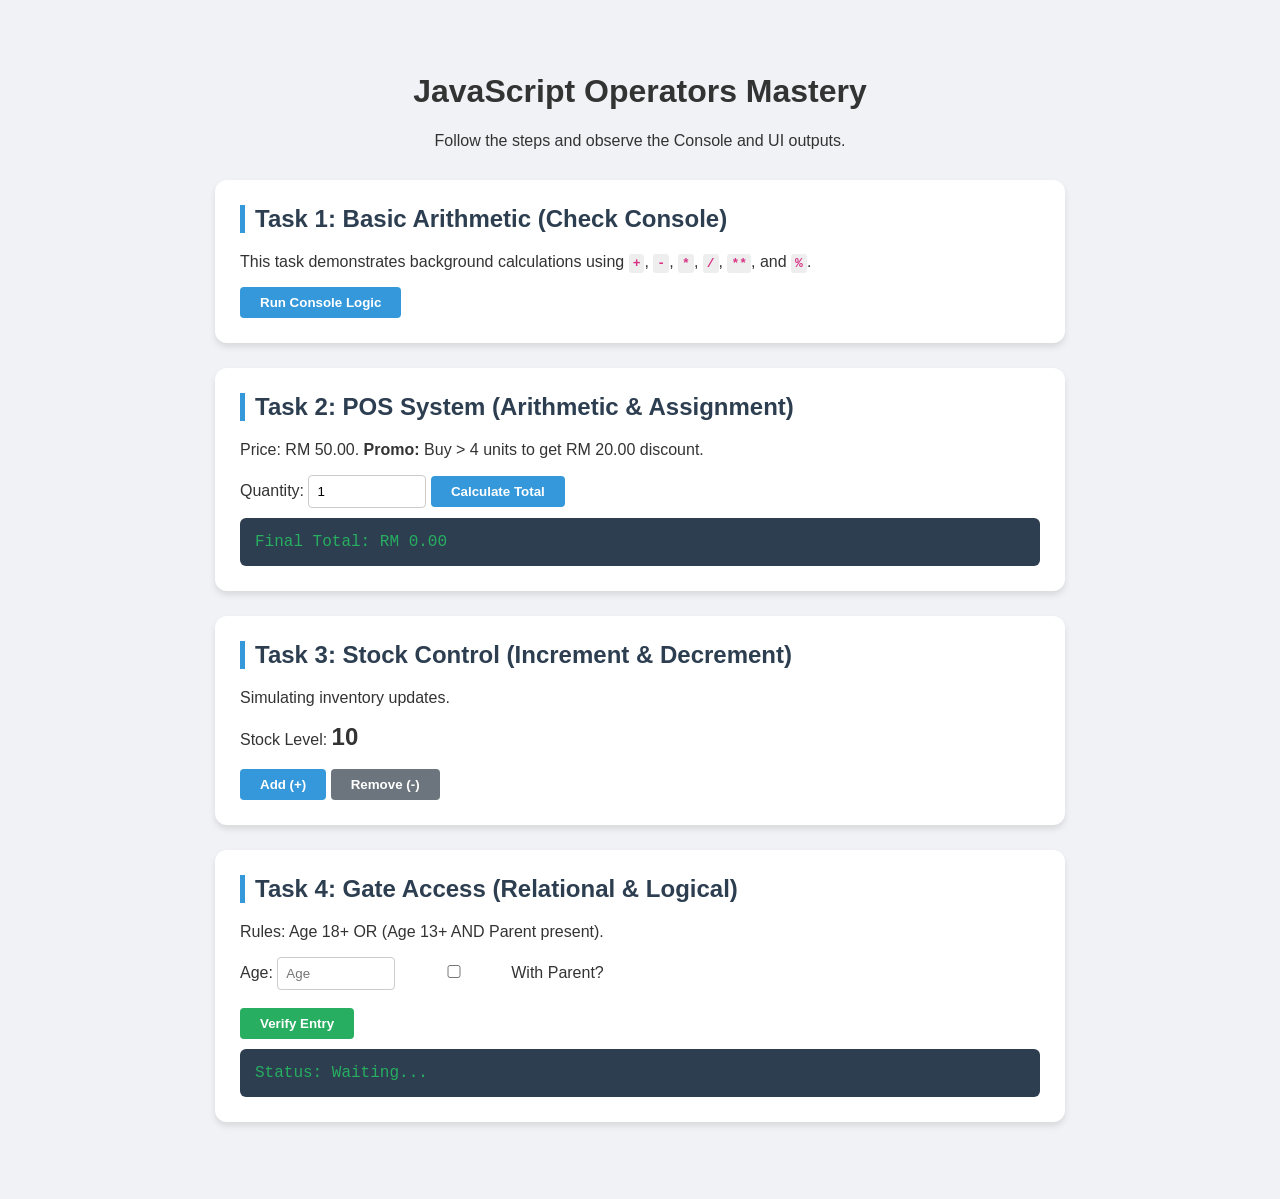
<file: index.html>
<!DOCTYPE html>
<html lang="en">
<head>
    <meta charset="UTF-8">
    <title>DFK20013: JS Operators Workshop</title>
    <style>
        body { font-family: 'Segoe UI', sans-serif; max-width: 850px; margin: 2rem auto; background-color: #f0f2f5; padding: 20px; color: #333; }
        section { background: white; padding: 25px; border-radius: 12px; margin-bottom: 25px; box-shadow: 0 4px 6px rgba(0,0,0,0.1); }
        h2 { color: #2c3e50; border-left: 5px solid #3498db; padding-left: 10px; margin-top: 0; }
        .output-box { background: #2c3e50; color: #27ae60; padding: 15px; border-radius: 6px; font-family: 'Courier New', monospace; margin-top: 10px; }
        .short-note { background: #fff3cd; color: #856404; padding: 15px; border-radius: 6px; margin-top: 15px; border-left: 5px solid #ffc107; display: none; font-size: 0.9rem; }
        input { padding: 8px; width: 100px; border-radius: 4px; border: 1px solid #ccc; }
        button { padding: 8px 20px; background: #3498db; color: white; border: none; border-radius: 4px; cursor: pointer; font-weight: bold; }
        button:hover { background: #2980b9; }
        code { background: #eee; padding: 2px 4px; border-radius: 3px; font-weight: bold; color: #d63384; }
    </style>
</head>
<body>

    <header style="text-align: center; margin-bottom: 30px;">
        <h1>JavaScript Operators Mastery</h1>
        <p>Follow the steps and observe the Console and UI outputs.</p>
    </header>

    <section>
        <h2>Task 1: Basic Arithmetic (Check Console)</h2>
        <p>This task demonstrates background calculations using <code>+</code>, <code>-</code>, <code>*</code>, <code>/</code>, <code>**</code>, and <code>%</code>.</p>
        <button onclick="runTask1()">Run Console Logic</button>
    </section>

    <section>
        <h2>Task 2: POS System (Arithmetic & Assignment)</h2>
        <p>Price: RM 50.00. <strong>Promo:</strong> Buy > 4 units to get RM 20.00 discount.</p>
        Quantity: <input type="number" id="qty" value="1">
        <button onclick="runTask2()">Calculate Total</button>
        <div id="outPOS" class="output-box">Final Total: RM 0.00</div>
        <div id="notePOS" class="short-note"></div>
    </section>

    <section>
        <h2>Task 3: Stock Control (Increment & Decrement)</h2>
        <p>Simulating inventory updates.</p>
        Stock Level: <span id="stockVal" style="font-size: 1.5rem; font-weight: bold;">10</span><br><br>
        <button onclick="runTask3('inc')">Add (+)</button>
        <button onclick="runTask3('dec')" style="background:#6c757d;">Remove (-)</button>
        <div id="noteStock" class="short-note"></div>
    </section>

    <section>
        <h2>Task 4: Gate Access (Relational & Logical)</h2>
        <p>Rules: Age 18+ OR (Age 13+ AND Parent present).</p>
        Age: <input type="number" id="age" placeholder="Age"> 
        <label><input type="checkbox" id="parent"> With Parent?</label><br><br>
        <button onclick="runTask4()" style="background:#27ae60;">Verify Entry</button>
        <div id="outSecurity" class="output-box">Status: Waiting...</div>
        <div id="noteSecurity" class="short-note"></div>
    </section>
    <script>
        // Helper to show explanations
        function showNote(id, text) {
            const noteDiv = document.getElementById(id);
            noteDiv.style.display = 'block';
            noteDiv.innerHTML = text;
        }
         // --- TASK 1: ARITHMETIC (BASIC) ---
    function runTask1() {
            console.log("--- Task 1: Arithmetic Operations ---");
            let students = 31;
            students = students + 1; // Addition
            students = students - 2; // Subtraction
            students = students * 2; // Multiplication
            students = students / 2; // Division
            let power = 10 ** 2;     // Exponentiation (100)
            let remainder = 31 % 2;  // Modulus (1 - Odd)
    
            console.log("Final Student Count: " + students);
            console.log("10 to the power of 2: " + power);
            console.log("Remainder of 31/2: " + remainder);
            alert("Check Browser Console (F12) for results!");
        }
         // --- TASK 2: POS SYSTEM (ARITHMETIC & ASSIGNMENT) ---
         function runTask2() {
            let price = 50;
            let qty = parseInt(document.getElementById('qty').value);
    
            // a. Arithmetic Operator (*)
            let total = price * qty;
            let note = "<b>Subtopic (a) Arithmetic:</b> <code>*</code> multiplied " + price + " by " + qty + ".<br>";
    
            // b. Assignment Operator (-=)
            if (qty > 4) {
                total -= 20; // Shorthand for total = total - 20
                note += "<b>Subtopic (b) Assignment:</b> <code>-=</code> updated the total by subtracting the discount.";
            }
    
            document.getElementById('outPOS').textContent = "Final Total: RM " + total.toFixed(2);
            showNote('notePOS', note);
        }
          // --- TASK 3: INCREMENT & DECREMENT ---
          let stock = 10;
        function runTask3(type) {
            let note = "";
            if (type === 'inc') {
                stock++; // (c) Increment
                note = "<b>Subtopic (c) Increment:</b> <code>++</code> increased the stock by 1.";
            } else {
                stock--; // (c) Decrement
                note = "<b>Subtopic (c) Decrement:</b> <code>--</code> decreased the stock by 1.";
            }
            document.getElementById('stockVal').textContent = stock;
            showNote('noteStock', note);
        }
    
        // --- TASK 4: RELATIONAL & LOGICAL ---
        function runTask4() {
            let age = parseInt(document.getElementById('age').value);
            let hasParent = document.getElementById('parent').checked;
            let status = document.getElementById('outSecurity');
    
            if (isNaN(age)) return alert("Please enter a valid age.");
    
            // d. Relational: >=
            // e. Logical: || (OR), && (AND)
            let isEligible = (age >= 18) || (age >= 13 && hasParent);
    
            status.textContent = isEligible ? "Status: ACCESS GRANTED" : "Status: ACCESS DENIED X";
            status.style.color = isEligible ? "#27ae60" : "#ff4d4d";
    
            let note = "<b>Subtopic (d) Relational:</b> <code>>=</code> compared Age (" + age + ") to the limit.<br>";
            note += "<b>Subtopic (e) Logical:</b> Used <code>||</code> (OR) and <code>&&</code> (AND) to combine rules.";
            showNote('noteSecurity', note);
        }
    
    </script>
    </body>
    </html>
</file>
